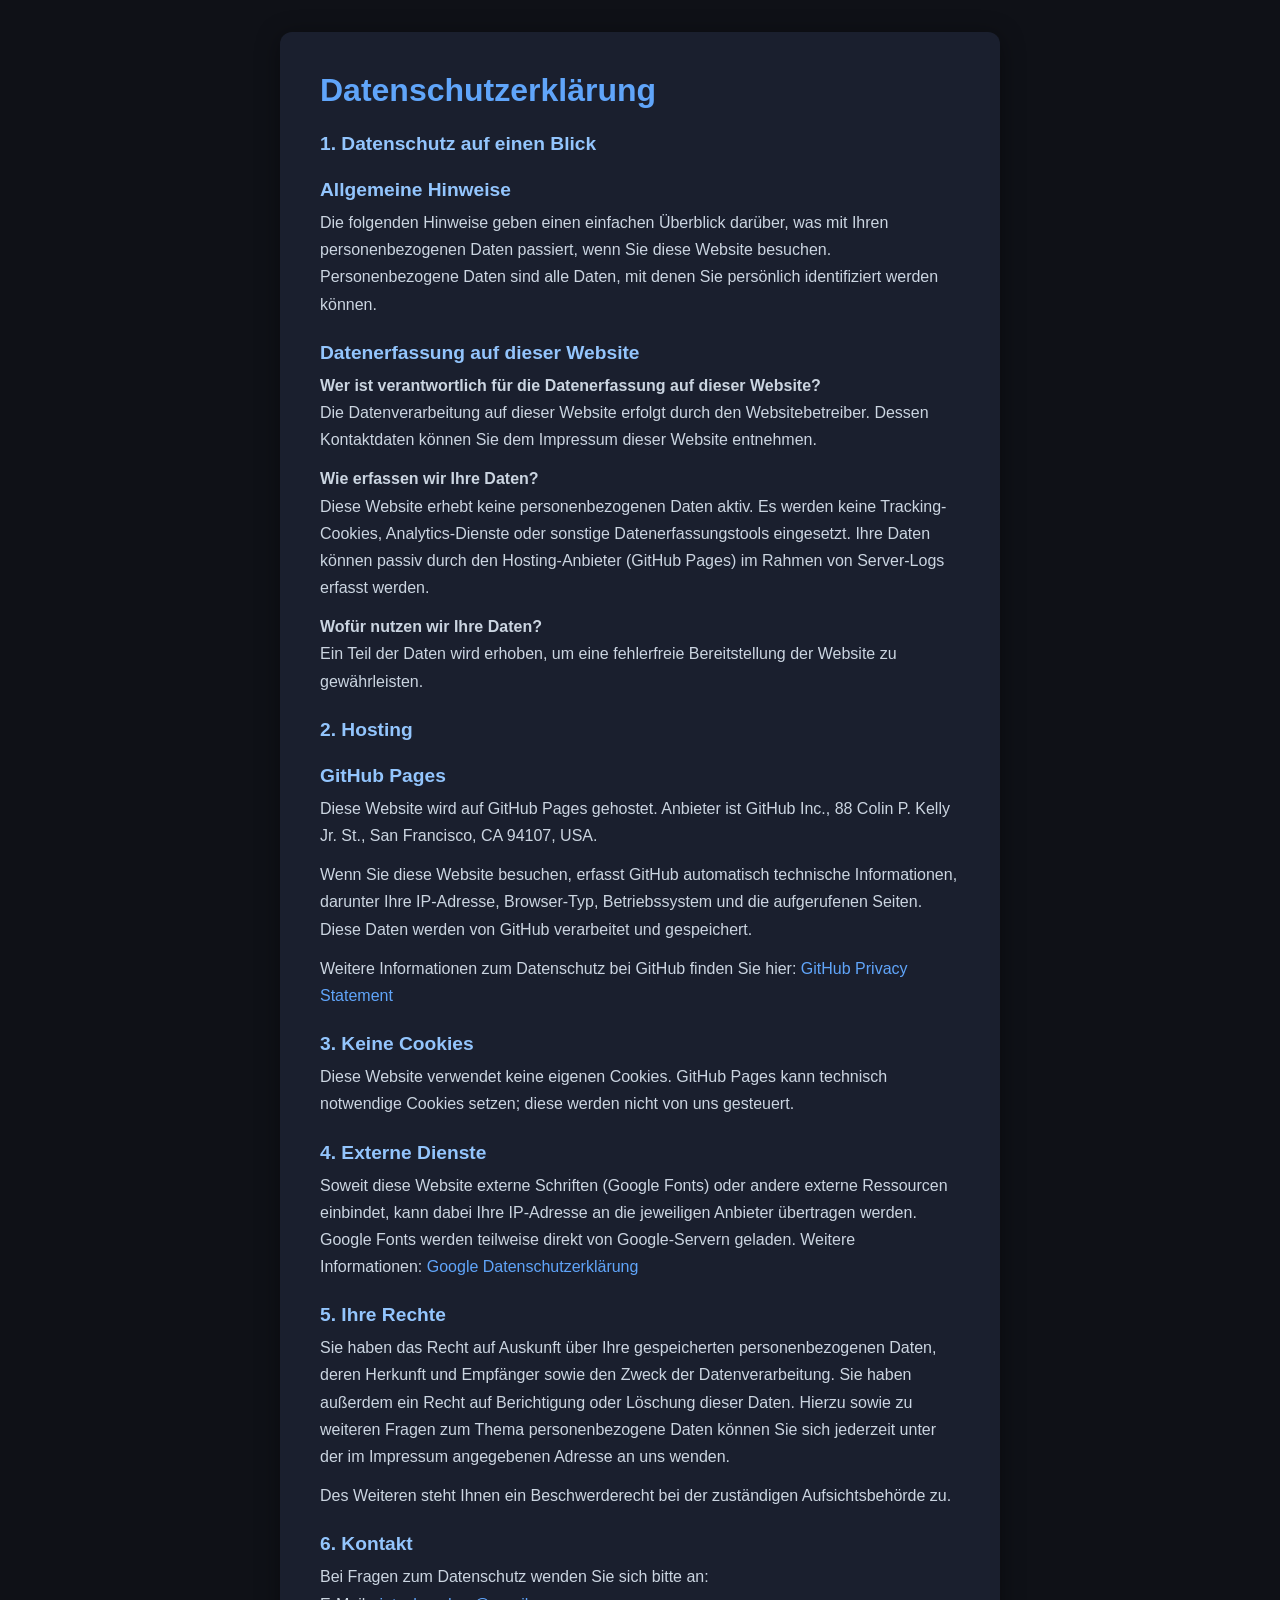
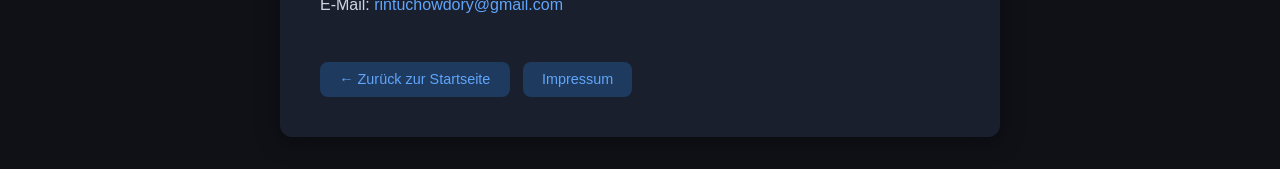
<file: datenschutz.html>
<!DOCTYPE html>
<html lang="de">
<head>
  <meta charset="UTF-8" />
  <meta name="viewport" content="width=device-width, initial-scale=1.0" />
  <title>Datenschutzerklärung</title>
  <style>
    *, *::before, *::after { box-sizing: border-box; margin: 0; padding: 0; }
    body {
      font-family: -apple-system, BlinkMacSystemFont, "Segoe UI", Roboto, Helvetica, Arial, sans-serif;
      background: #0f1117;
      color: #e2e8f0;
      min-height: 100vh;
      padding: 2rem 1rem;
    }
    .container {
      max-width: 720px;
      margin: 0 auto;
      background: #1a1f2e;
      border-radius: 12px;
      padding: 2.5rem;
      box-shadow: 0 4px 24px rgba(0,0,0,0.4);
    }
    h1 { font-size: 2rem; margin-bottom: 1.5rem; color: #60a5fa; }
    h2 { font-size: 1.2rem; margin: 1.5rem 0 0.5rem; color: #93c5fd; }
    p { line-height: 1.7; margin-bottom: 0.75rem; color: #cbd5e1; }
    a { color: #60a5fa; text-decoration: none; }
    a:hover { text-decoration: underline; }
    .back { display: inline-block; margin-top: 2rem; padding: 0.6rem 1.2rem; background: #1e3a5f; border-radius: 8px; color: #60a5fa; font-size: 0.9rem; }
    .back:hover { background: #1d4ed8; }
  </style>
</head>
<body>
  <div class="container">
    <h1>Datenschutzerklärung</h1>

    <h2>1. Datenschutz auf einen Blick</h2>

    <h2>Allgemeine Hinweise</h2>
    <p>
      Die folgenden Hinweise geben einen einfachen Überblick darüber, was mit Ihren personenbezogenen Daten passiert,
      wenn Sie diese Website besuchen. Personenbezogene Daten sind alle Daten, mit denen Sie persönlich identifiziert
      werden können.
    </p>

    <h2>Datenerfassung auf dieser Website</h2>
    <p>
      <strong>Wer ist verantwortlich für die Datenerfassung auf dieser Website?</strong><br />
      Die Datenverarbeitung auf dieser Website erfolgt durch den Websitebetreiber. Dessen Kontaktdaten können Sie dem
      Impressum dieser Website entnehmen.
    </p>
    <p>
      <strong>Wie erfassen wir Ihre Daten?</strong><br />
      Diese Website erhebt keine personenbezogenen Daten aktiv. Es werden keine Tracking-Cookies,
      Analytics-Dienste oder sonstige Datenerfassungstools eingesetzt.
      Ihre Daten können passiv durch den Hosting-Anbieter (GitHub Pages) im Rahmen von Server-Logs erfasst werden.
    </p>
    <p>
      <strong>Wofür nutzen wir Ihre Daten?</strong><br />
      Ein Teil der Daten wird erhoben, um eine fehlerfreie Bereitstellung der Website zu gewährleisten.
    </p>

    <h2>2. Hosting</h2>
    <h2>GitHub Pages</h2>
    <p>
      Diese Website wird auf GitHub Pages gehostet. Anbieter ist GitHub Inc., 88 Colin P. Kelly Jr. St., San Francisco, CA 94107, USA.
    </p>
    <p>
      Wenn Sie diese Website besuchen, erfasst GitHub automatisch technische Informationen, darunter Ihre IP-Adresse,
      Browser-Typ, Betriebssystem und die aufgerufenen Seiten. Diese Daten werden von GitHub verarbeitet und gespeichert.
    </p>
    <p>
      Weitere Informationen zum Datenschutz bei GitHub finden Sie hier:
      <a href="https://docs.github.com/en/site-policy/privacy-policies/github-privacy-statement" target="_blank" rel="noopener noreferrer">
        GitHub Privacy Statement
      </a>
    </p>

    <h2>3. Keine Cookies</h2>
    <p>
      Diese Website verwendet keine eigenen Cookies. GitHub Pages kann technisch notwendige Cookies setzen;
      diese werden nicht von uns gesteuert.
    </p>

    <h2>4. Externe Dienste</h2>
    <p>
      Soweit diese Website externe Schriften (Google Fonts) oder andere externe Ressourcen einbindet,
      kann dabei Ihre IP-Adresse an die jeweiligen Anbieter übertragen werden.
      Google Fonts werden teilweise direkt von Google-Servern geladen. Weitere Informationen:
      <a href="https://policies.google.com/privacy" target="_blank" rel="noopener noreferrer">
        Google Datenschutzerklärung
      </a>
    </p>

    <h2>5. Ihre Rechte</h2>
    <p>
      Sie haben das Recht auf Auskunft über Ihre gespeicherten personenbezogenen Daten, deren Herkunft und Empfänger
      sowie den Zweck der Datenverarbeitung. Sie haben außerdem ein Recht auf Berichtigung oder Löschung dieser Daten.
      Hierzu sowie zu weiteren Fragen zum Thema personenbezogene Daten können Sie sich jederzeit unter der im Impressum
      angegebenen Adresse an uns wenden.
    </p>
    <p>
      Des Weiteren steht Ihnen ein Beschwerderecht bei der zuständigen Aufsichtsbehörde zu.
    </p>

    <h2>6. Kontakt</h2>
    <p>
      Bei Fragen zum Datenschutz wenden Sie sich bitte an:<br />
      E-Mail: <a href="mailto:rintuchowdory@gmail.com">rintuchowdory@gmail.com</a>
    </p>

    <a class="back" href="index.html">← Zurück zur Startseite</a>
    &nbsp;
    <a class="back" href="impressum.html">Impressum</a>
  </div>
</body>
</html>
</file>
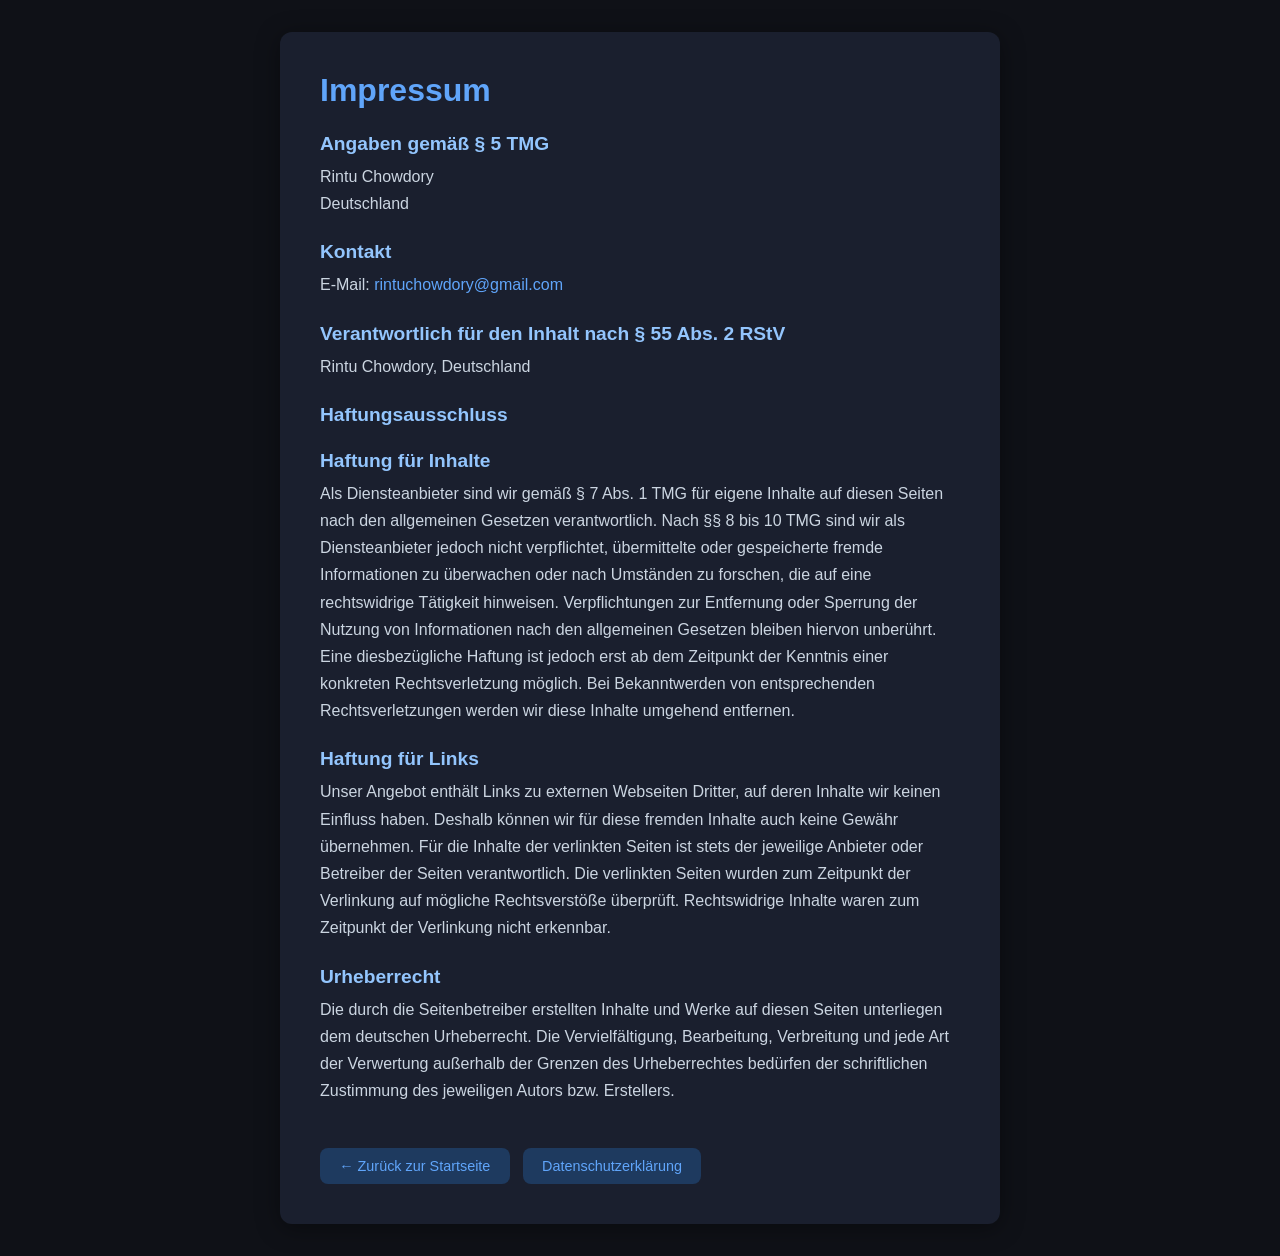
<file: impressum.html>
<!DOCTYPE html>
<html lang="de">
<head>
  <meta charset="UTF-8" />
  <meta name="viewport" content="width=device-width, initial-scale=1.0" />
  <title>Impressum</title>
  <style>
    *, *::before, *::after { box-sizing: border-box; margin: 0; padding: 0; }
    body {
      font-family: -apple-system, BlinkMacSystemFont, "Segoe UI", Roboto, Helvetica, Arial, sans-serif;
      background: #0f1117;
      color: #e2e8f0;
      min-height: 100vh;
      padding: 2rem 1rem;
    }
    .container {
      max-width: 720px;
      margin: 0 auto;
      background: #1a1f2e;
      border-radius: 12px;
      padding: 2.5rem;
      box-shadow: 0 4px 24px rgba(0,0,0,0.4);
    }
    h1 { font-size: 2rem; margin-bottom: 1.5rem; color: #60a5fa; }
    h2 { font-size: 1.2rem; margin: 1.5rem 0 0.5rem; color: #93c5fd; }
    p { line-height: 1.7; margin-bottom: 0.75rem; color: #cbd5e1; }
    a { color: #60a5fa; text-decoration: none; }
    a:hover { text-decoration: underline; }
    .back { display: inline-block; margin-top: 2rem; padding: 0.6rem 1.2rem; background: #1e3a5f; border-radius: 8px; color: #60a5fa; font-size: 0.9rem; }
    .back:hover { background: #1d4ed8; }
  </style>
</head>
<body>
  <div class="container">
    <h1>Impressum</h1>

    <h2>Angaben gemäß § 5 TMG</h2>
    <p>
      Rintu Chowdory<br />
      Deutschland
    </p>

    <h2>Kontakt</h2>
    <p>
      E-Mail: <a href="mailto:rintuchowdory@gmail.com">rintuchowdory@gmail.com</a>
    </p>

    <h2>Verantwortlich für den Inhalt nach § 55 Abs. 2 RStV</h2>
    <p>Rintu Chowdory, Deutschland</p>

    <h2>Haftungsausschluss</h2>

    <h2>Haftung für Inhalte</h2>
    <p>
      Als Diensteanbieter sind wir gemäß § 7 Abs. 1 TMG für eigene Inhalte auf diesen Seiten nach den allgemeinen Gesetzen verantwortlich.
      Nach §§ 8 bis 10 TMG sind wir als Diensteanbieter jedoch nicht verpflichtet, übermittelte oder gespeicherte fremde Informationen zu überwachen
      oder nach Umständen zu forschen, die auf eine rechtswidrige Tätigkeit hinweisen.
      Verpflichtungen zur Entfernung oder Sperrung der Nutzung von Informationen nach den allgemeinen Gesetzen bleiben hiervon unberührt.
      Eine diesbezügliche Haftung ist jedoch erst ab dem Zeitpunkt der Kenntnis einer konkreten Rechtsverletzung möglich.
      Bei Bekanntwerden von entsprechenden Rechtsverletzungen werden wir diese Inhalte umgehend entfernen.
    </p>

    <h2>Haftung für Links</h2>
    <p>
      Unser Angebot enthält Links zu externen Webseiten Dritter, auf deren Inhalte wir keinen Einfluss haben.
      Deshalb können wir für diese fremden Inhalte auch keine Gewähr übernehmen. Für die Inhalte der verlinkten Seiten
      ist stets der jeweilige Anbieter oder Betreiber der Seiten verantwortlich. Die verlinkten Seiten wurden zum Zeitpunkt
      der Verlinkung auf mögliche Rechtsverstöße überprüft. Rechtswidrige Inhalte waren zum Zeitpunkt der Verlinkung nicht erkennbar.
    </p>

    <h2>Urheberrecht</h2>
    <p>
      Die durch die Seitenbetreiber erstellten Inhalte und Werke auf diesen Seiten unterliegen dem deutschen Urheberrecht.
      Die Vervielfältigung, Bearbeitung, Verbreitung und jede Art der Verwertung außerhalb der Grenzen des Urheberrechtes bedürfen
      der schriftlichen Zustimmung des jeweiligen Autors bzw. Erstellers.
    </p>

    <a class="back" href="index.html">← Zurück zur Startseite</a>
    &nbsp;
    <a class="back" href="datenschutz.html">Datenschutzerklärung</a>
  </div>
</body>
</html>
</file>
